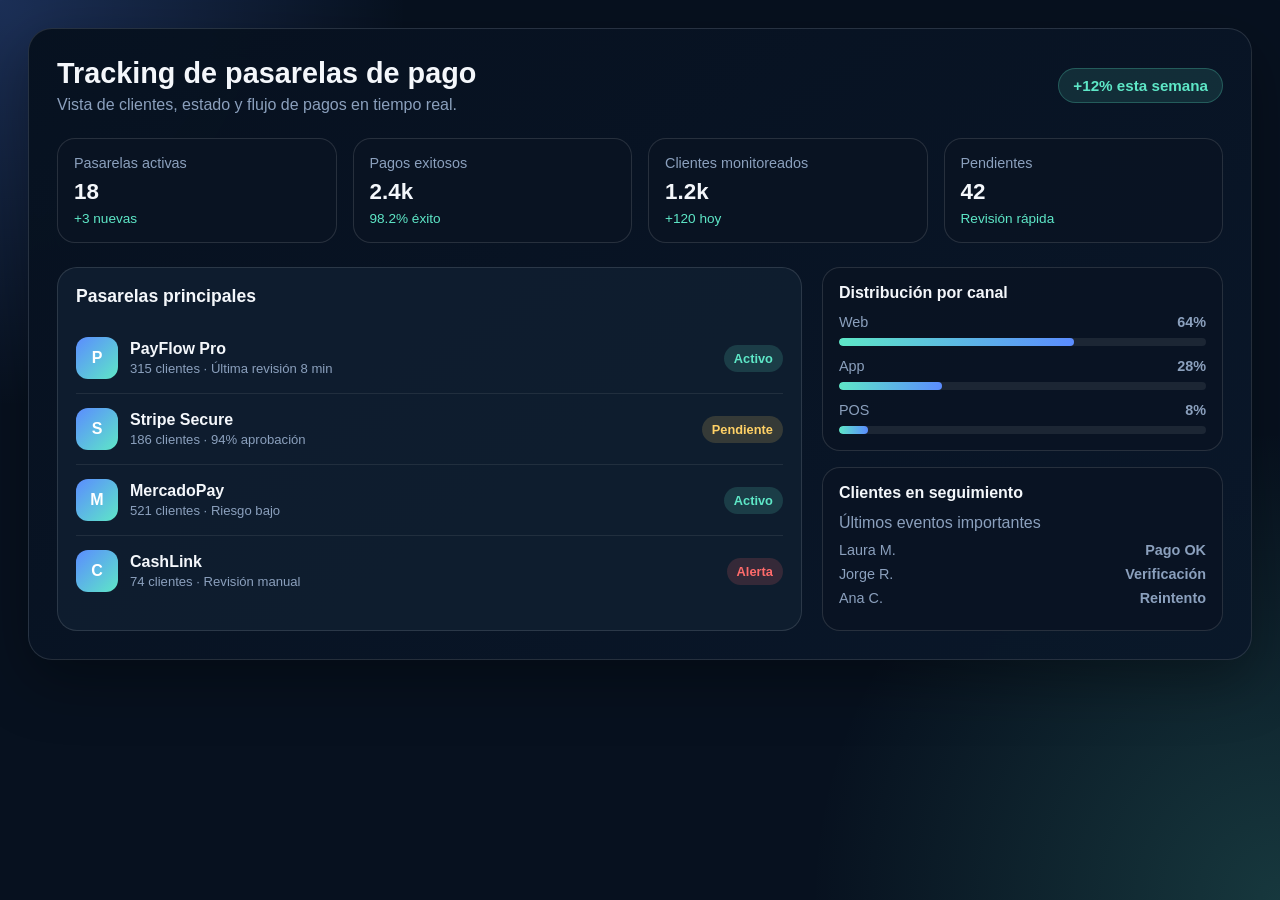
<file: dashboard.html>
<!DOCTYPE html>
<html lang="es">
  <head>
    <meta charset="UTF-8" />
    <meta name="viewport" content="width=device-width, initial-scale=1.0" />
    <title>Payment Gateways Tracking</title>
    <style>
      :root {
        --bg: #07111f;
        --panel: rgba(10, 20, 35, 0.92);
        --panel-2: rgba(16, 30, 48, 0.9);
        --border: rgba(255, 255, 255, 0.12);
        --text: #f4f7fb;
        --muted: #8ba0bd;
        --accent: #5ee7c7;
        --accent-2: #5b8cff;
        --danger: #ff6b6b;
        --warning: #ffd166;
      }

      * {
        box-sizing: border-box;
      }

      body {
        margin: 0;
        font-family: "Segoe UI", Tahoma, Geneva, Verdana, sans-serif;
        background:
          radial-gradient(circle at top left, rgba(91, 140, 255, 0.25), transparent 26%),
          radial-gradient(circle at bottom right, rgba(94, 231, 199, 0.18), transparent 30%),
          var(--bg);
        color: var(--text);
        min-height: 100vh;
        padding: 28px;
      }

      .dashboard {
        max-width: 1300px;
        margin: 0 auto;
        background: linear-gradient(145deg, rgba(7, 17, 31, 0.97), rgba(10, 24, 42, 0.96));
        border: 1px solid var(--border);
        border-radius: 24px;
        padding: 28px;
        box-shadow: 0 20px 60px rgba(0, 0, 0, 0.35);
        backdrop-filter: blur(18px);
      }

      .topbar {
        display: flex;
        justify-content: space-between;
        align-items: center;
        gap: 16px;
        margin-bottom: 24px;
      }

      .title h1 {
        margin: 0 0 6px;
        font-size: 1.8rem;
        font-weight: 700;
      }

      .title p {
        margin: 0;
        color: var(--muted);
      }

      .pill {
        background: rgba(94, 231, 199, 0.12);
        color: var(--accent);
        border: 1px solid rgba(94, 231, 199, 0.25);
        border-radius: 999px;
        padding: 8px 14px;
        font-size: 0.95rem;
        font-weight: 600;
      }

      .stats {
        display: grid;
        grid-template-columns: repeat(4, minmax(180px, 1fr));
        gap: 16px;
        margin-bottom: 24px;
      }

      .stat-card {
        background: var(--panel);
        border: 1px solid var(--border);
        border-radius: 18px;
        padding: 16px;
      }

      .stat-card .label {
        color: var(--muted);
        font-size: 0.9rem;
        margin-bottom: 8px;
      }

      .stat-card .value {
        font-size: 1.4rem;
        font-weight: 700;
        margin-bottom: 6px;
      }

      .stat-card .delta {
        font-size: 0.85rem;
        color: var(--accent);
      }

      .content {
        display: grid;
        grid-template-columns: 1.3fr 0.7fr;
        gap: 20px;
      }

      .list-card {
        background: var(--panel-2);
        border: 1px solid var(--border);
        border-radius: 20px;
        padding: 18px;
      }

      .list-card h2 {
        margin: 0 0 16px;
        font-size: 1.1rem;
      }

      .gateway-item {
        display: flex;
        justify-content: space-between;
        align-items: center;
        gap: 12px;
        padding: 14px 0;
        border-bottom: 1px solid rgba(255, 255, 255, 0.08);
      }

      .gateway-item:last-child {
        border-bottom: none;
        padding-bottom: 0;
      }

      .gateway-main {
        display: flex;
        align-items: center;
        gap: 12px;
      }

      .avatar {
        width: 42px;
        height: 42px;
        border-radius: 12px;
        display: grid;
        place-items: center;
        font-weight: 700;
        color: white;
        background: linear-gradient(135deg, var(--accent-2), var(--accent));
      }

      .gateway-title {
        font-weight: 600;
      }

      .gateway-meta {
        font-size: 0.82rem;
        color: var(--muted);
        margin-top: 3px;
      }

      .status {
        padding: 6px 10px;
        border-radius: 999px;
        font-size: 0.8rem;
        font-weight: 700;
        white-space: nowrap;
      }

      .status.active {
        background: rgba(94, 231, 199, 0.16);
        color: var(--accent);
      }

      .status.pending {
        background: rgba(255, 209, 102, 0.16);
        color: var(--warning);
      }

      .status.alert {
        background: rgba(255, 107, 107, 0.16);
        color: var(--danger);
      }

      .side-panel {
        display: flex;
        flex-direction: column;
        gap: 16px;
      }

      .mini-card {
        background: var(--panel);
        border: 1px solid var(--border);
        border-radius: 18px;
        padding: 16px;
      }

      .mini-card h3 {
        margin: 0 0 12px;
        font-size: 1rem;
      }

      .bar {
        height: 8px;
        background: rgba(255, 255, 255, 0.08);
        border-radius: 999px;
        overflow: hidden;
        margin-top: 8px;
      }

      .bar > span {
        display: block;
        height: 100%;
        border-radius: inherit;
        background: linear-gradient(90deg, var(--accent), var(--accent-2));
      }

      .client-row {
        display: flex;
        justify-content: space-between;
        color: var(--muted);
        margin-bottom: 8px;
        font-size: 0.9rem;
      }

      @media (max-width: 960px) {
        .content {
          grid-template-columns: 1fr;
        }

        .stats {
          grid-template-columns: repeat(2, minmax(150px, 1fr));
        }
      }

      @media (max-width: 600px) {
        body {
          padding: 14px;
        }

        .dashboard {
          padding: 16px;
        }

        .topbar {
          flex-direction: column;
          align-items: flex-start;
        }

        .stats {
          grid-template-columns: 1fr;
        }
      }
    </style>
  </head>
  <body>
    <main class="dashboard">
      <header class="topbar">
        <div class="title">
          <h1>Tracking de pasarelas de pago</h1>
          <p>Vista de clientes, estado y flujo de pagos en tiempo real.</p>
        </div>
        <div class="pill">+12% esta semana</div>
      </header>

      <section class="stats">
        <article class="stat-card">
          <div class="label">Pasarelas activas</div>
          <div class="value">18</div>
          <div class="delta">+3 nuevas</div>
        </article>
        <article class="stat-card">
          <div class="label">Pagos exitosos</div>
          <div class="value">2.4k</div>
          <div class="delta">98.2% éxito</div>
        </article>
        <article class="stat-card">
          <div class="label">Clientes monitoreados</div>
          <div class="value">1.2k</div>
          <div class="delta">+120 hoy</div>
        </article>
        <article class="stat-card">
          <div class="label">Pendientes</div>
          <div class="value">42</div>
          <div class="delta">Revisión rápida</div>
        </article>
      </section>

      <section class="content">
        <div class="list-card">
          <h2>Pasarelas principales</h2>

          <div class="gateway-item">
            <div class="gateway-main">
              <div class="avatar">P</div>
              <div>
                <div class="gateway-title">PayFlow Pro</div>
                <div class="gateway-meta">315 clientes · Última revisión 8 min</div>
              </div>
            </div>
            <div class="status active">Activo</div>
          </div>

          <div class="gateway-item">
            <div class="gateway-main">
              <div class="avatar">S</div>
              <div>
                <div class="gateway-title">Stripe Secure</div>
                <div class="gateway-meta">186 clientes · 94% aprobación</div>
              </div>
            </div>
            <div class="status pending">Pendiente</div>
          </div>

          <div class="gateway-item">
            <div class="gateway-main">
              <div class="avatar">M</div>
              <div>
                <div class="gateway-title">MercadoPay</div>
                <div class="gateway-meta">521 clientes · Riesgo bajo</div>
              </div>
            </div>
            <div class="status active">Activo</div>
          </div>

          <div class="gateway-item">
            <div class="gateway-main">
              <div class="avatar">C</div>
              <div>
                <div class="gateway-title">CashLink</div>
                <div class="gateway-meta">74 clientes · Revisión manual</div>
              </div>
            </div>
            <div class="status alert">Alerta</div>
          </div>
        </div>

        <aside class="side-panel">
          <div class="mini-card">
            <h3>Distribución por canal</h3>
            <div class="client-row"><span>Web</span><strong>64%</strong></div>
            <div class="bar"><span style="width: 64%"></span></div>
            <div class="client-row" style="margin-top: 12px;"><span>App</span><strong>28%</strong></div>
            <div class="bar"><span style="width: 28%"></span></div>
            <div class="client-row" style="margin-top: 12px;"><span>POS</span><strong>8%</strong></div>
            <div class="bar"><span style="width: 8%"></span></div>
          </div>

          <div class="mini-card">
            <h3>Clientes en seguimiento</h3>
            <p style="margin: 0 0 10px; color: var(--muted);">Últimos eventos importantes</p>
            <div class="client-row"><span>Laura M.</span><strong>Pago OK</strong></div>
            <div class="client-row"><span>Jorge R.</span><strong>Verificación</strong></div>
            <div class="client-row"><span>Ana C.</span><strong>Reintento</strong></div>
          </div>
        </aside>
      </section>
    </main>
  </body>
</html>
</file>
